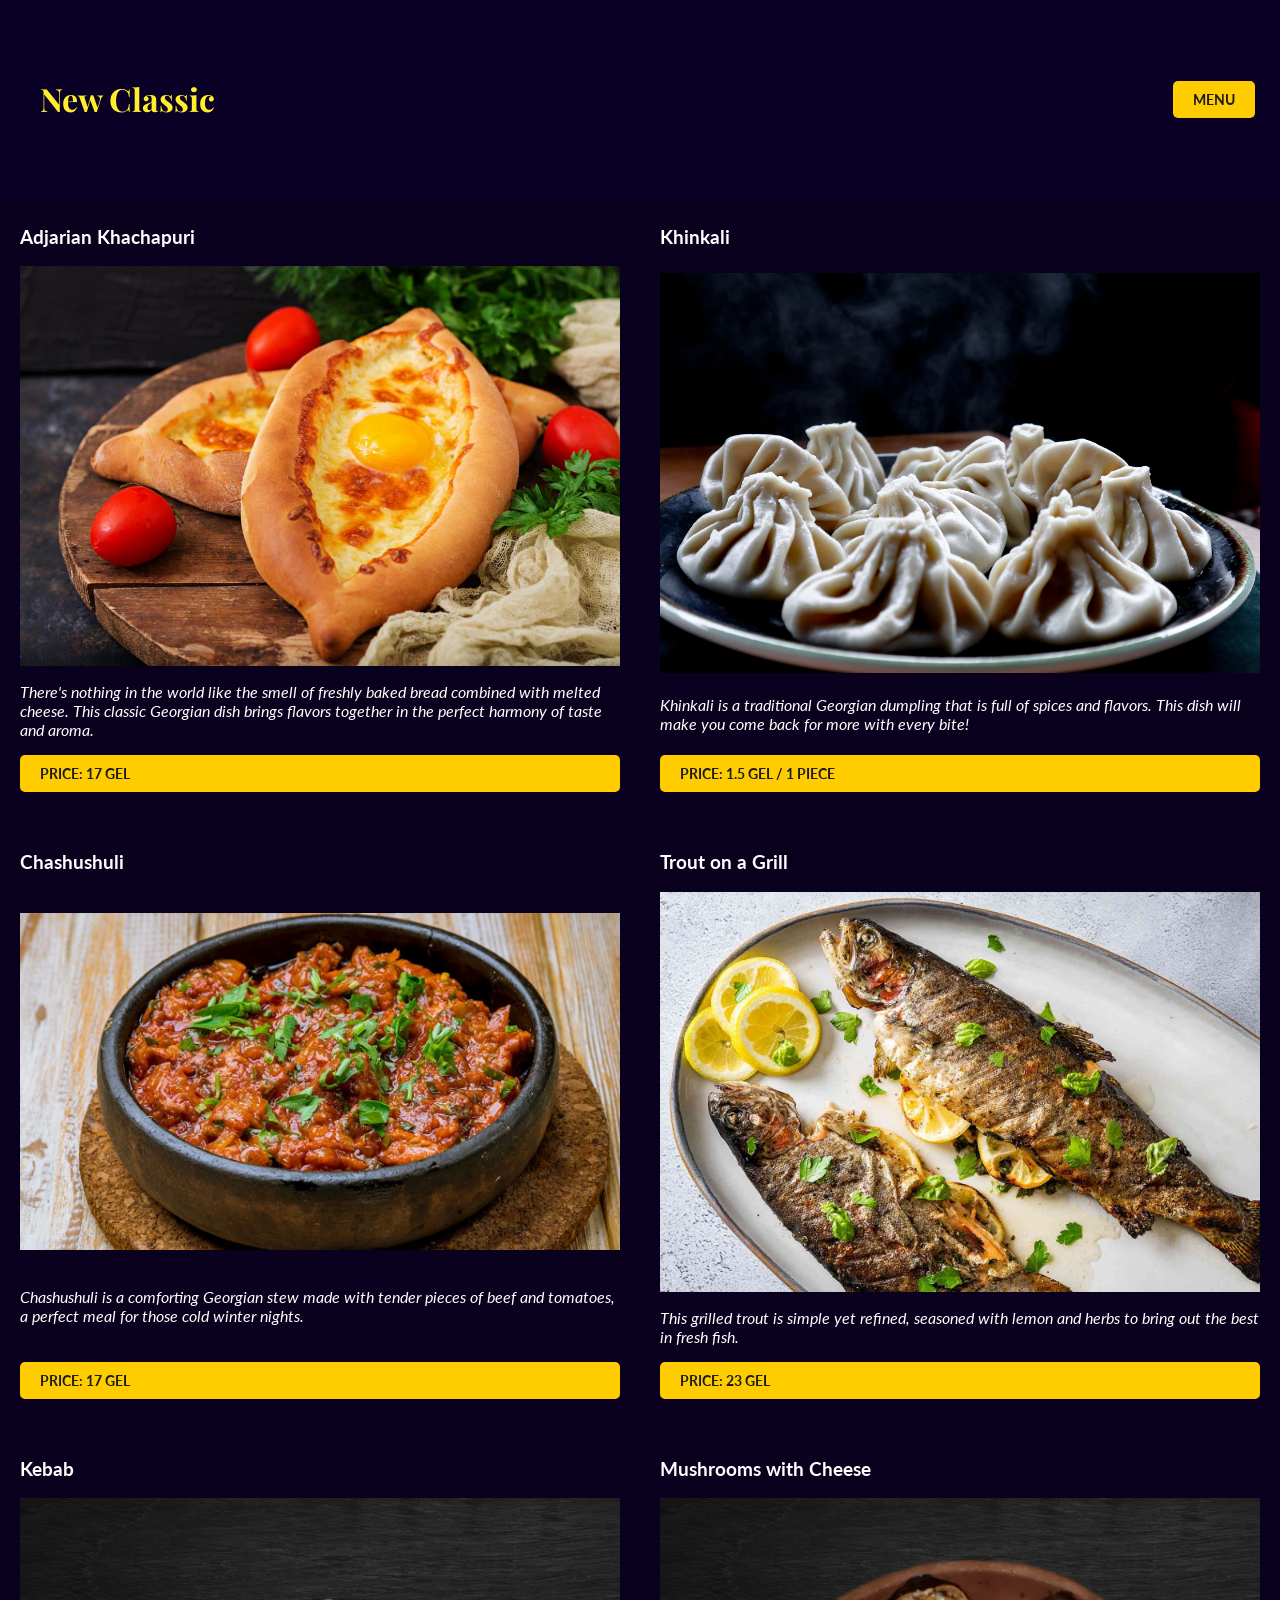
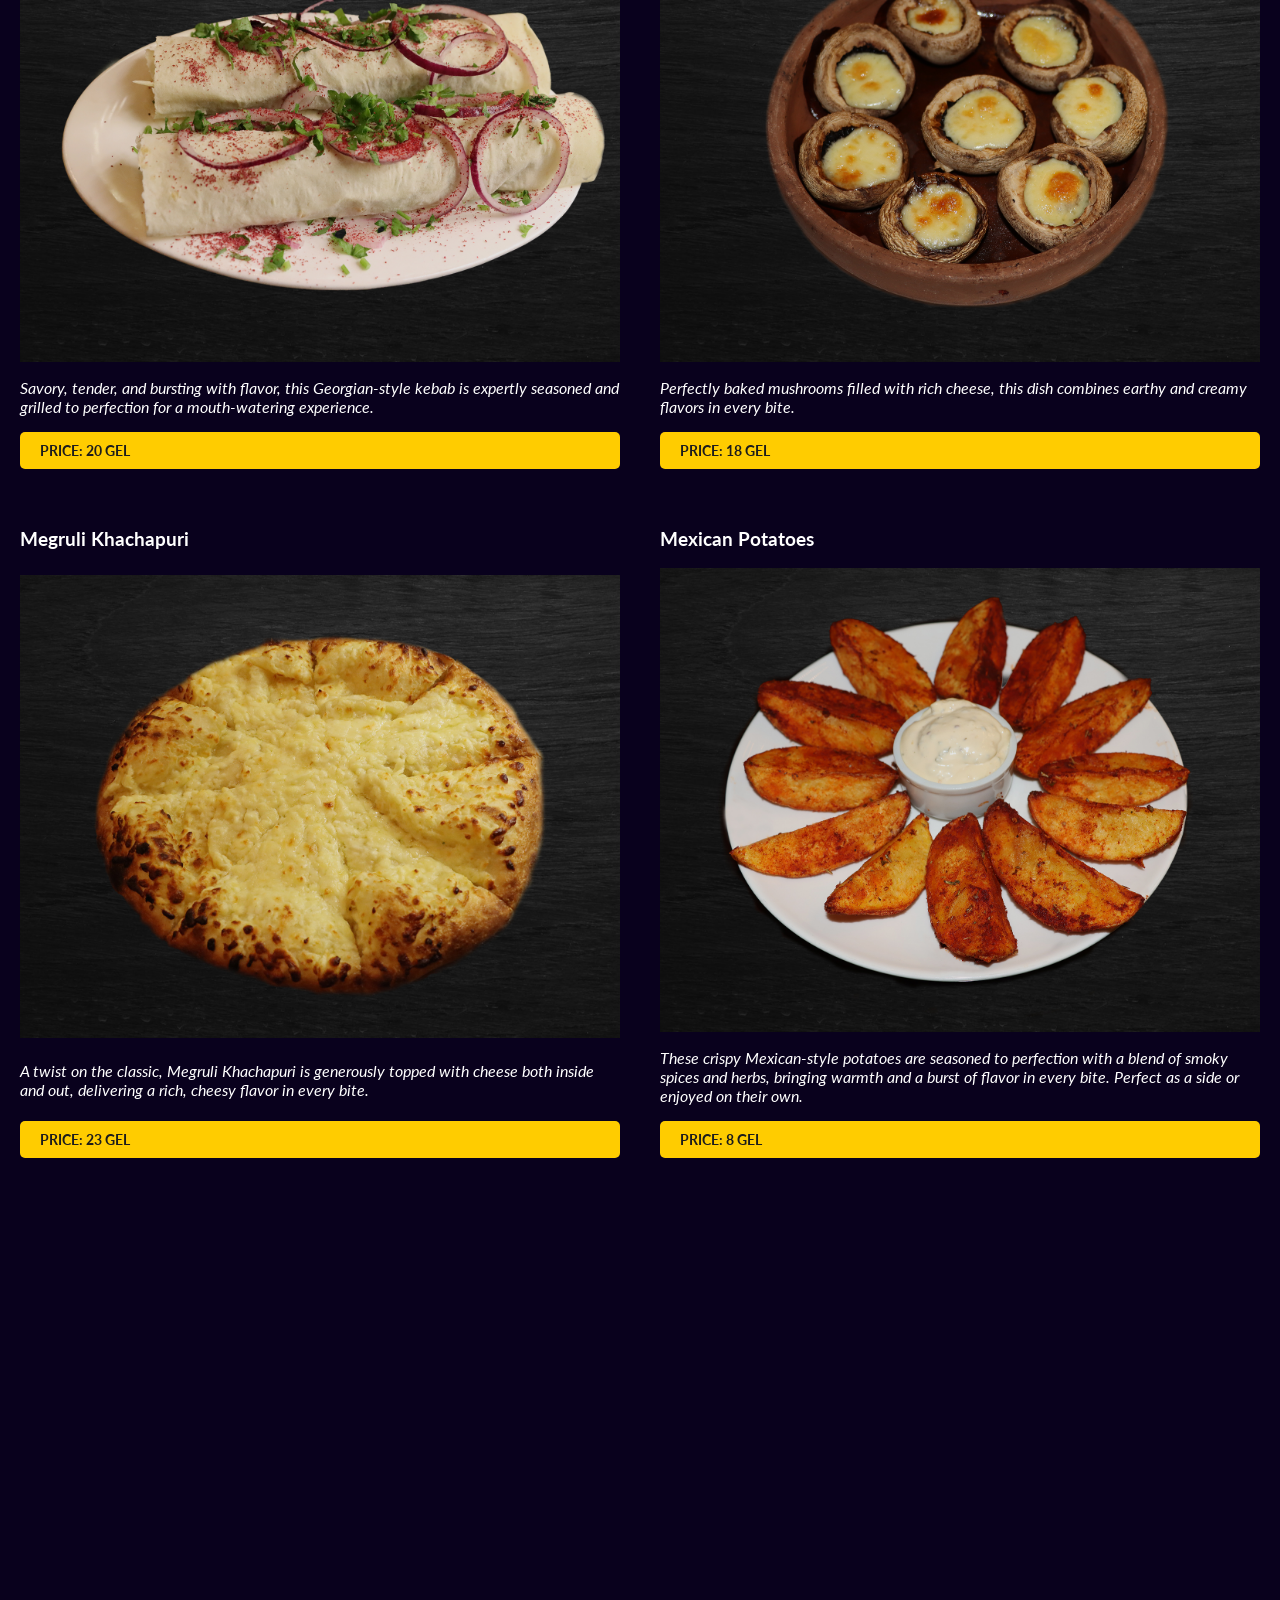
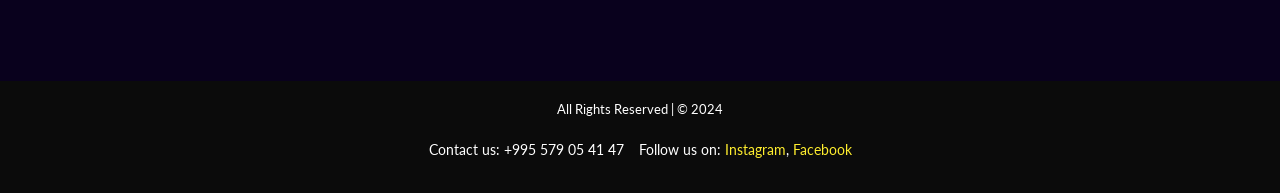
<file: index.html>
<!DOCTYPE html>
<html lang="en">

<head>
    <title>Restaurant New Classic</title>
    <!-- Meta -->
    <meta charset="utf-8">
    <meta content="IE=edge,chrome=1" http-equiv="X-UA-Compatible">
    <meta name="viewport" content="width=device-width, initial-scale=1.0, maximum-scale=1 user-scalable=no">
    <!-- CSS -->
    <link rel="stylesheet" type="text/css" href="codecademy.css">
    <!-- Fonts -->
    <link href="https://fonts.googleapis.com/css?family=Lato:300,400,700|Playfair+Display:700" rel="stylesheet">
</head>

<body>
    <!-- Site Wide Header -->
    <header aria-label="site-wide-navigation" class="site-header">
        <div class="container">
            <nav role="navigation" aria-label="navigation" class="site-header-nav">
                <ul class="site-nav-left no-bullets">
                    <li>
                        <a href="#">
                            <p class="restaurant-classic-title">New Classic</p>
                        </a>
                    </li>
                </ul>
                <ul class="site-nav-mobile no-bullets">
                    <li>
                        <a href="#" class="button button-secondary button-small site-nav-link">Menu</a>
                    </li>
                </ul>
            </nav>
        </div>
    </header>

    <!-- Popular Recipes Section -->
    <section aria-label="popular-choices" class="site-main-section">
        <div class="recipe-grid">
            <div class="recipe-preview">
                <div class="recipe-preview-content">
                    <h3>Adjarian Khachapuri</h3>
                    <img src="adjarian-khachapuri.jpg" class="recipe-preview-img" alt="adjarian">
                    <p><i>There's nothing in the world like the smell of freshly baked bread combined with melted cheese. This classic Georgian dish brings flavors together in the perfect harmony of taste and aroma.</i></p>
                    <a href="#" class="button button-primary button-small">Price: 17 GEL</a>
                </div>
            </div>
            <div class="recipe-preview">
                <div class="recipe-preview-content">
                    <h3>Khinkali</h3>
                    <img src="xinkali.jpg" class="recipe-preview-img" alt="Khinkali">
                    <p><i>Khinkali is a traditional Georgian dumpling that is full of spices and flavors. This dish will make you come back for more with every bite!</i></p>
                    <a href="#" class="button button-primary button-small">Price: 1.5 GEL / 1 piece</a>
                </div>
            </div>
            <div class="recipe-preview">
                <div class="recipe-preview-content">
                    <h3>Chashushuli</h3>
                    <img src="chashushuli.jpg" class="recipe-preview-img" alt="Chashushuli">
                    <p><i>Chashushuli is a comforting Georgian stew made with tender pieces of beef and tomatoes, a perfect meal for those cold winter nights.</i></p>
                    <a href="#" class="button button-primary button-small">Price: 17 GEL</a>
                </div>
            </div>
            <div class="recipe-preview">
                <div class="recipe-preview-content">
                    <h3>Trout on a Grill</h3>
                    <img src="trout.jpg" class="recipe-preview-img" alt="Trout">
                    <p><i>This grilled trout is simple yet refined, seasoned with lemon and herbs to bring out the best in fresh fish.</i></p>
                    <a href="#" class="button button-primary button-small">Price: 23 GEL</a>
                </div>
            </div>
            <div class="recipe-preview">
                <div class="recipe-preview-content">
                    <h3>Kebab</h3>
                    <img src="kebabi.jpg" class="recipe-preview-img" alt="Kebab">
                    <p><i>Savory, tender, and bursting with flavor, this Georgian-style kebab is expertly seasoned and grilled to perfection for a mouth-watering experience.</i></p>
                    <a href="#" class="button button-primary button-small">Price: 20 GEL</a>
                </div>
            </div>
            <div class="recipe-preview">
                <div class="recipe-preview-content">
                    <h3>Mushrooms with Cheese</h3>
                    <img src="mushrooms with cheese.jpg" class="recipe-preview-img" alt="Mushrooms with Cheese">
                    <p><i>Perfectly baked mushrooms filled with rich cheese, this dish combines earthy and creamy flavors in every bite.</i></p>
                    <a href="#" class="button button-primary button-small">Price: 18 GEL</a>
                </div>
            </div>
            <div class="recipe-preview">
                <div class="recipe-preview-content">
                    <h3>Megruli Khachapuri</h3>
                    <img src="megruli.jpg" class="recipe-preview-img" alt="Megruli Khachapuri">
                    <p><i>A twist on the classic, Megruli Khachapuri is generously topped with cheese both inside and out, delivering a rich, cheesy flavor in every bite.</i></p>
                    <a href="#" class="button button-primary button-small">Price: 23 GEL</a>
                </div>
            </div>
            <div class="recipe-preview">
                <div class="recipe-preview-content">
                    <h3>Mexican Potatoes</h3>
                    <img src="mexicuri.jpg" class="recipe-preview-img" alt="Mexican Potatoes">
                    <p><i>These crispy Mexican-style potatoes are seasoned to perfection with a blend of smoky spices and herbs, bringing warmth and a burst of flavor in every bite. Perfect as a side or enjoyed on their own.</i></p>
                    <a href="#" class="button button-primary button-small">Price: 8 GEL</a>
                </div>
            </div>
        </div>
    </section>

    <!-- Google Maps Address -->
    <section class="maps-section">
        <div class="container">
            <iframe src="https://www.google.com/maps/embed?pb=!1m18!1m12!1m3!1d1490.6278884320714!2d41.64103642761871!3d41.65021539640847!2m3!1f0!2f0!3f0!3m2!1i1024!2i768!4f13.1!3m3!1m2!1s0x40678710e5bba015%3A0x7a9f61ab2642207d!2sRestaurant%20Classic!5e0!3m2!1sen!2sge!4v1728292988836!5m2!1sen!2sge" width="100%" height="450" style="border:0;" allowfullscreen="" loading="lazy" referrerpolicy="no-referrer-when-downgrade"></iframe>
        </div>
    </section>

    <!-- Site Wide Footer -->
<!-- Updated Footer Section in HTML -->
<footer class="footer">
    <div class="container footer-content">
        <small>All Rights Reserved | &copy; <time>2024</time></small>
        <ul class="footer-contact no-bullets">
            <li>Contact us: +995 579 05 41 47</li>
            <li>Follow us on:
                <a href="https://www.instagram.com/restaurant_classic_batumi?igsh=MTMzOXJ1dmZqeTl5Zg==" target="_blank">Instagram</a>,
                <a href="https://www.facebook.com/profile.php?id=61566733895408" target="_blank">Facebook</a>
            </li>
        </ul>
    </div>
</footer>

</body>

</html>
</file>
<file: codecademy.css>
/* Global Styles */
* {
  box-sizing: border-box;
}

body {
  font-family: 'Lato', sans-serif;
  color: #ffffff;
  background-color: rgba(9, 1, 29, 1);
  margin: 0;
  overflow-x: hidden;
}

img {
  max-width: 100%;
  height: auto;
}

a {
  color: #ffcc00;
  text-decoration: none;
}

/* Remove Bullet Points */
.no-bullets {
  list-style-type: none;
  padding-left: 0;
}

/* Header */
.site-header {
  background-color: rgba(13, 1, 42, 0.595);
  padding: 10px 0;
}

.site-header-nav {
  display: flex;
  align-items: center;
  justify-content: space-between;
}

/* Navigation Links */
.site-nav-left li,
.site-nav-mobile li {
  display: inline;
  margin: 0 25px;
}

.site-nav-link {
  color: #ffffff;
  font-weight: 400;
  text-transform: uppercase;
}

.restaurant-classic-title {
  font-family: 'Playfair Display', serif;
  font-size: 2rem;
  font-weight: 700;
  text-align: left;
  color: #ffee2e;
  margin-left: 40px;
}

/* Main Content */
.site-main {
  padding: 40px 15px;
  text-align: center;
}

/* Recipe Preview Styles */
.recipe-preview {
  flex: 1 1 calc(50% - 20px);
  margin: 10px;
  display: flex;
  align-items: stretch;
}

.recipe-preview-content {
  max-width: 600px;
  margin: 0 auto;
  padding-bottom: 20px;
  
  display: flex;
  flex-direction: column;
  justify-content: space-between;
  min-height: 480px;
}

/* Flexbox for Recipe Grid */
.recipe-grid {
  display: flex;
  flex-wrap: wrap;
  justify-content: center;
}

/* Responsive Adjustments */
@media (max-width: 768px) {
  .recipe-preview {
    flex: 1 1 calc(50% - 10px);
  }
}

/* Maps Section */
.maps-section {
  padding: 20px 0;
}

/* Buttons */
.button {
  background-color: #ffcc00;
  color: #1c1c1c;
  text-transform: uppercase;
  padding: 10px 20px;
  border-radius: 5px;
  font-weight: bold;
}

.button-small {
  font-size: 0.875rem;
}

.button-primary:hover {
  background-color: #ffc107;
}

/* Footer */
/* Footer Styles */
.footer {
  background-color: #0b0b0b;
  padding: 20px 0;
  color: white;
  text-align: center;
}

.footer-content {
  display: flex;
  flex-direction: column;
  align-items: center;
  gap: 10px;
}

.footer-contact {
  display: flex;
  gap: 15px;
  flex-wrap: wrap;
  justify-content: center;
  font-size: 0.9rem;
}

.footer-contact a {
  color: #ffee2e;
}
</file>
